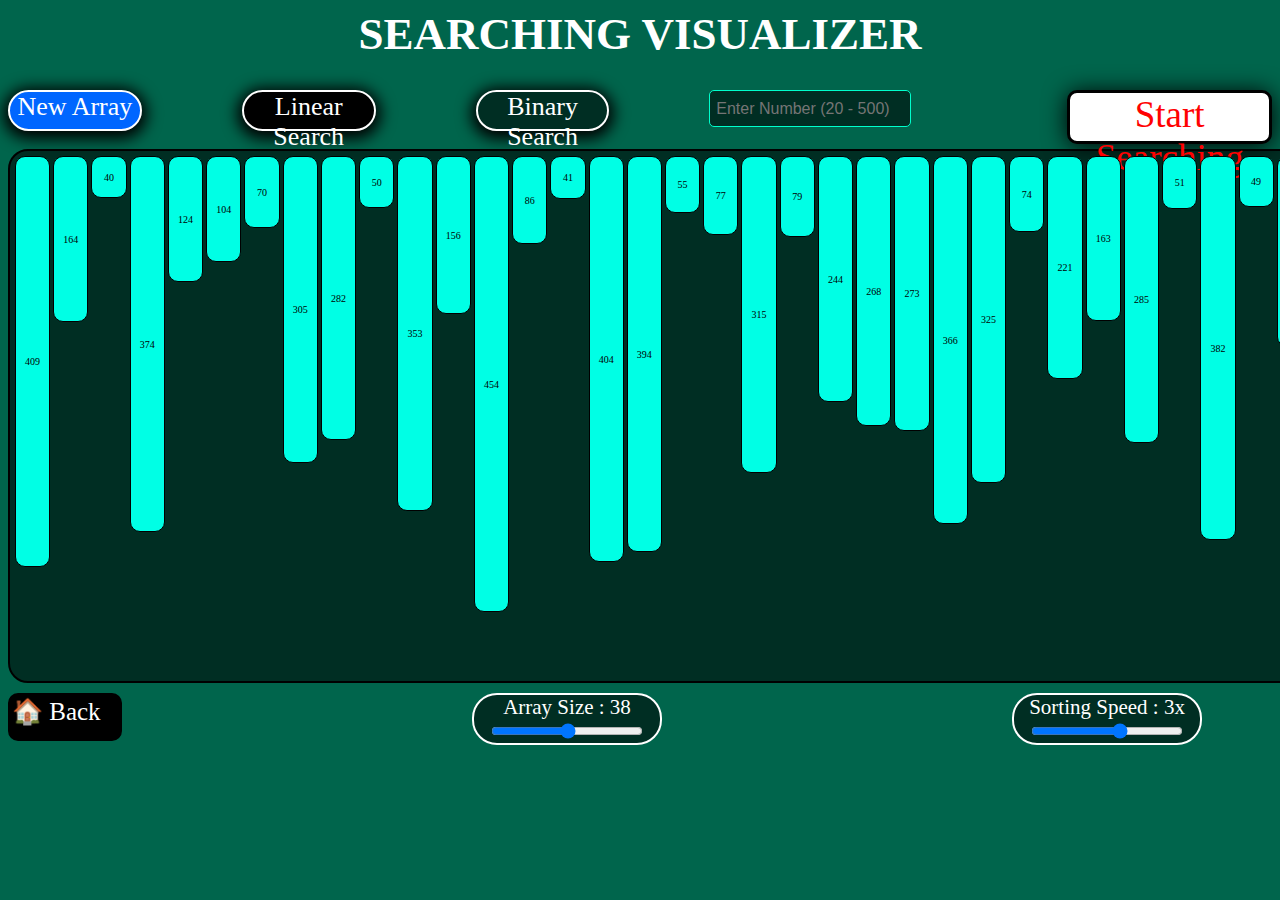
<file: SearchingVisualization.html>
<!DOCTYPE html>
<html lang="en">
<head>
    <meta charset="UTF-8">
    <meta name="viewport" content="width=device-width, initial-scale=1.0">
    <title>Searching Visualizer</title>
    <link rel="stylesheet" href="style_sv2.css">
</head>
<body>
    <header>
        <h1>Searching Visualizer</h1>
    </header>
    <div id="nav">
        <div class="button" id="new_array">
            New Array
        </div>

        <div class="button , btn" id="linear_search">
            Linear Search
        </div>
        <div class="button , btn" id="binary_search">
            Binary Search
        </div>

        <div>
            <input type="number" id="input-number" min="20" max="500" placeholder="Enter Number (20 - 500)">
            <div id="msg" style="color: rgb(255, 255, 255);">
            </div>
        </div>
        <!-- ******************************Start Button***************************************** -->
        <div id="start_searching">Start Searching</div>

    </div>

    <!-- ******************************this is the sorting box ***************************************** -->

    <div id="searching_box"></div>

    <!-- ********************************************************************************************* -->


    <!-- ******************************slider************************************* -->

    <div id="bottum">

        <!-- ****************************back button ******************** -->
        <a id="back" href="javascript:history.back()">&#127968; Back</a>

        <div class="slider">
            <label for="array_size">Array Size : <span id="size_set">38</span> </label>
            <input type="range" id="array_size" min="5" max="74">
        </div>

        <div class="slider">
            <label for="speed">Sorting Speed : <span id="speed_set">3</span>x</label>
            <input type="range" name="speed" id="speed" min="1" max="6">
        </div>

    </div>
    <script src="script_sv2.js"></script>
</body>
</html>
</file>
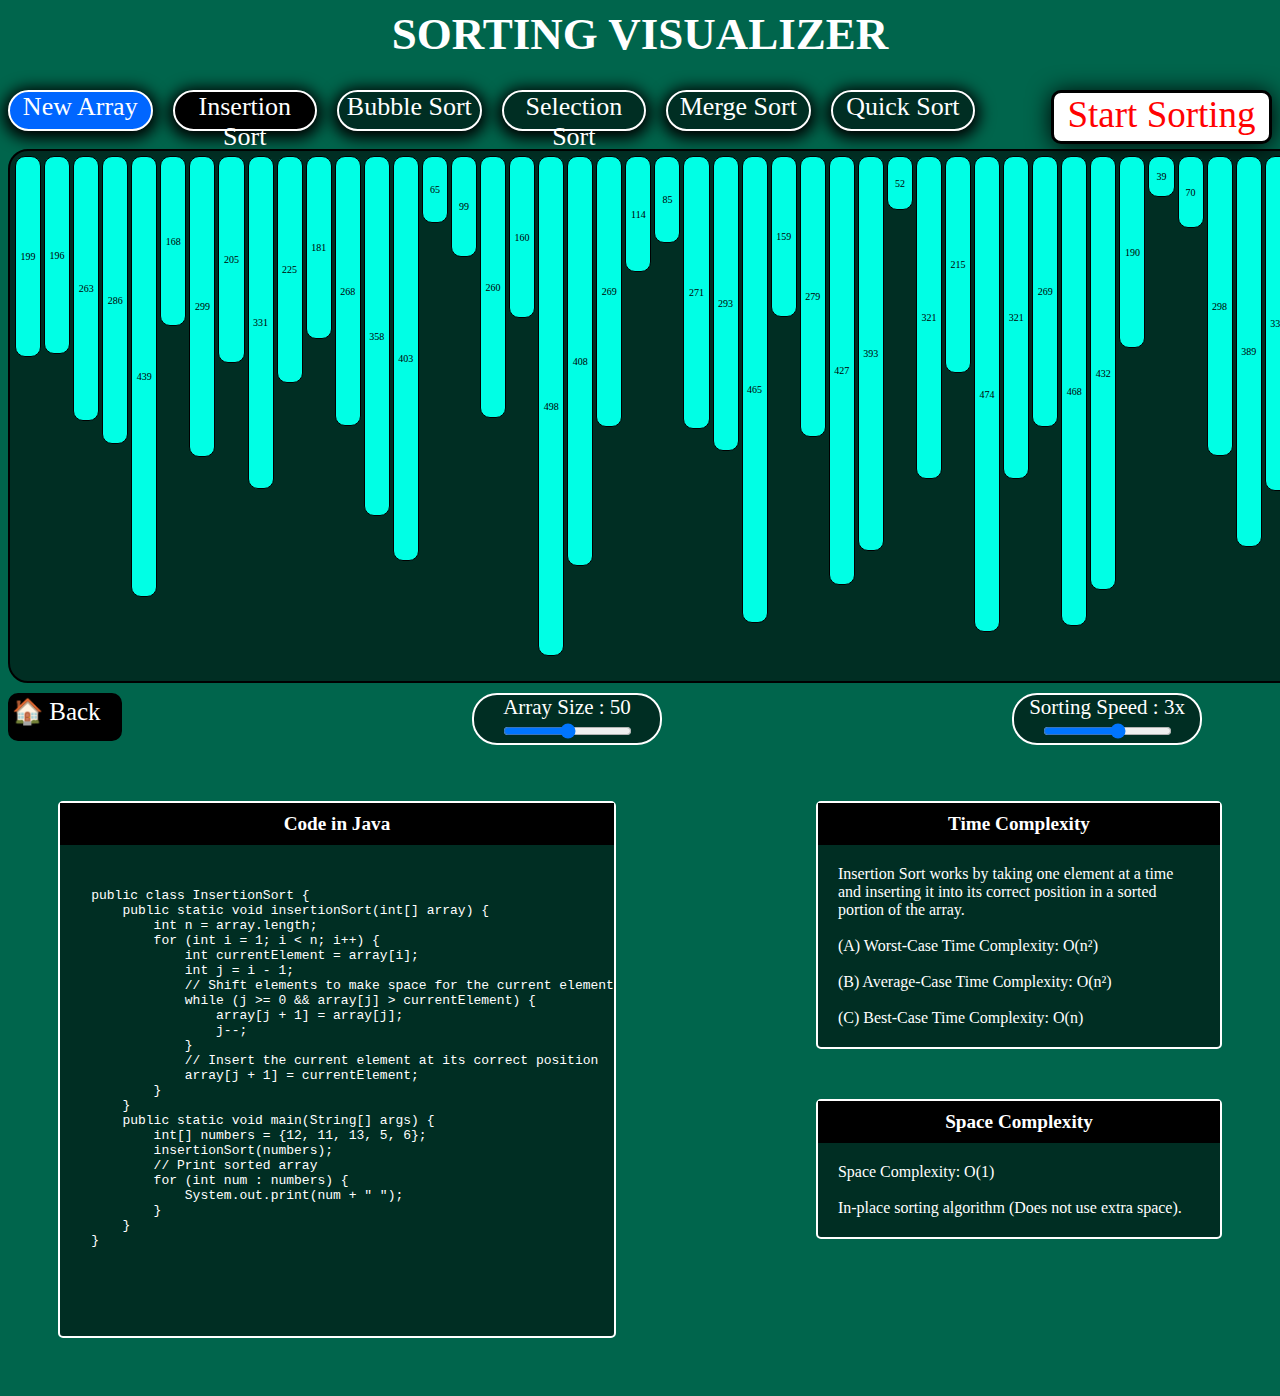
<file: SortingVisualization.html>
<!DOCTYPE html>
<html lang="en">
<head>
    <meta charset="UTF-8">
    <meta name="viewport" content="width=device-width, initial-scale=1.0">
    <title>Sorting Visualizer</title>
    <link rel="stylesheet" href="style_sv.css">
</head>
<body>
    <header>
        <h1>Sorting Visualizer</h1>
    </header>
    <div id="nav">
        <div class="button " id="new_array">
            New Array
        </div>

        <div class="button , btn" id="insertion_sort">
            Insertion Sort
        </div>
        <div class="button , btn" id="bubble_sort">
            Bubble Sort
        </div>
        <div class="button , btn" id="selection_sort">
            Selection Sort
        </div>
        <div class="button , btn" id="merge_sort">
            Merge Sort
        </div>
        <div class="button , btn" id="quick_sort">
            Quick Sort
        </div>

        <!-- ******************************Start Button***************************************** -->
        <div id="start_button">Start Sorting</div>

    </div>

    <!-- ******************************this is the sorting box ***************************************** -->

    <div id="sortingbox"></div>

    <!-- ********************************************************************************************* -->


    <!-- ******************************slider************************************* -->

    <div id="bottum">

        <!-- ****************************back button ******************** -->
        <a id="back" href="javascript:history.back()">&#127968; Back</a>

        <div class="slider">
            <label for="array_size">Array Size : <span id="size_set">50</span> </label>
            <input type="range" id="array_size" min="5" max="100">
        </div>

        <div class="slider">
            <label for="speed">Sorting Speed : <span id="speed_set">3</span>x</label>
            <input type="range" name="speed" id="speed" min="1" max="6">
        </div>

    </div>

    <div id="big-info-box">
        <div id="box1" class="design">
            <h3>Code in Java</h3>
            <div id="sorting-code">
                <pre>
<div id="BubbleSort">
    public class BubbleSort {
        public static void bubbleSort(int[] array) {
            int n = array.length;
            boolean swapped;
            for (int i = 0; i < n - 1; i++) {
                swapped = false;
                // Compare adjacent elements
                for (int j = 0; j < n - i - 1; j++) {
                    if (array[j] > array[j + 1]) {
                        // Swap elements
                        int temp = array[j];
                        array[j] = array[j + 1];
                        array[j + 1] = temp;
                        swapped = true;
                    }
                }
                // If no swapping happened, the array is already sorted
                if (!swapped) break;
            }
        }
        public static void main(String[] args) {
            int[] numbers = {64, 34, 25, 12, 22, 11, 90};
            bubbleSort(numbers);
            // Print sorted array
            for (int num : numbers) {
                System.out.print(num + " ");
            }
        }
    }
</div>
<div id="InsertionSort">
    public class InsertionSort {
        public static void insertionSort(int[] array) {
            int n = array.length;
            for (int i = 1; i < n; i++) {
                int currentElement = array[i];
                int j = i - 1;
                // Shift elements to make space for the current element
                while (j >= 0 && array[j] > currentElement) {
                    array[j + 1] = array[j];
                    j--;
                }
                // Insert the current element at its correct position
                array[j + 1] = currentElement;
            }
        }
        public static void main(String[] args) {
            int[] numbers = {12, 11, 13, 5, 6};
            insertionSort(numbers);
            // Print sorted array
            for (int num : numbers) {
                System.out.print(num + " ");
            }
        }
    }
</div>
<div id="QuickSort">
    public class QuickSort {
        public static void quickSort(int[] array, int left, int right) {
            if (left < right) {
                int pivotIndex = partition(array, left, right);
                quickSort(array, left, pivotIndex - 1);
                quickSort(array, pivotIndex + 1, right);
            }
        }
        private static int partition(int[] array, int left, int right) {
            int pivot = array[right];  // Choosing the last element as pivot
            int partitionIndex = left;  // Position where pivot will be placed
            for (int i = left; i < right; i++) {
                if (array[i] < pivot) {
                    // Swap elements
                    int temp = array[i];
                    array[i] = array[partitionIndex];
                    array[partitionIndex] = temp;
                    partitionIndex++;
                }
            }
            // Swap pivot with the element at partition index
            int temp = array[partitionIndex];
            array[partitionIndex] = array[right];
            array[right] = temp;
            return partitionIndex;
        }
        public static void main(String[] args) {
            int[] numbers = {10, 7, 8, 9, 1, 5};
            quickSort(numbers, 0, numbers.length - 1);
    
            // Print sorted array
            for (int num : numbers) {
                System.out.print(num + " ");
            }
        }
    }    
</div>
<div id="MergeSort">
    public class MergeSort {
        public static void mergeSort(int[] array, int left, int right) {
            if (left < right) {
                int middle = left + (right - left) / 2;
    
                mergeSort(array, left, middle);
                mergeSort(array, middle + 1, right);
                merge(array, left, middle, right);
            }
        }
        private static void merge(int[] array, int left, int middle, int right) {
            int leftSize = middle - left + 1;
            int rightSize = right - middle;
            int[] leftArray = new int[leftSize];
            int[] rightArray = new int[rightSize];
            // Copy data to temporary arrays
            System.arraycopy(array, left, leftArray, 0, leftSize);
            System.arraycopy(array, middle + 1, rightArray, 0, rightSize);
            int i = 0, j = 0, k = left;
            // Merge the temporary arrays
            while (i < leftSize && j < rightSize) {
                if (leftArray[i] <= rightArray[j]) {
                    array[k++] = leftArray[i++];
                } else {
                    array[k++] = rightArray[j++];
                }
            }
            // Copy remaining elements
            while (i < leftSize) {
                array[k++] = leftArray[i++];
            }
            while (j < rightSize) {
                array[k++] = rightArray[j++];
            }
        }
        public static void main(String[] args) {
            int[] numbers = {38, 27, 43, 3, 9, 82, 10};
            mergeSort(numbers, 0, numbers.length - 1);
            // Print sorted array
            for (int num : numbers) {
                System.out.print(num + " ");
            }
        }
    }    
</div>
<div id="SelectionSort">
    public class SelectionSort {
        public static void selectionSort(int[] array) {
            int n = array.length;
            for (int i = 0; i < n - 1; i++) {
                int minIndex = i;
                // Find the minimum element in the unsorted part
                for (int j = i + 1; j < n; j++) {
                    if (array[j] < array[minIndex]) {
                        minIndex = j;
                    }
                }
                // Swap the found minimum element with the first element
                int temp = array[minIndex];
                array[minIndex] = array[i];
                array[i] = temp;
            }
        }
        public static void main(String[] args) {
            int[] numbers = {29, 10, 14, 37, 13};
            selectionSort(numbers);
            // Print sorted array
            for (int num : numbers) {
                System.out.print(num + " ");
            }
        }
    }
</div>
                </pre>
            </div>
        </div>
        <div id="boxes">
            <div id="box2" class="design">
                <h3>Time Complexity</h3>
                <div id="time-complexity">
                    <div id="MergeSort1">
                        Merge Sort is a divide and conquer algorithm that recursively splits an array into two halves, sorts them, and then merges them back together.
                        <br><br>
                        (A) Worst-Case Time Complexity: O(n log n)
                        <br><br>
                        (B) Average-Case Time Complexity: O(n log n)
                        <br><br>
                        (C) Best-Case Time Complexity: O(n log n)
                    </div>
                    <div id="InsertionSort1">
                        Insertion Sort works by taking one element at a time and inserting it into its correct position in a sorted portion of the array.
                        <br><br>
                        (A) Worst-Case Time Complexity: O(n²)
                        <br><br>
                        (B) Average-Case Time Complexity: O(n²)
                        <br><br>
                        (C) Best-Case Time Complexity: O(n)
                    </div>
                    <div id="QuickSort1">
                        Quick Sort is a divide and conquer algorithm that selects a pivot, partitions the array around it, and then recursively sorts the left and right subarrays.
                        <br><br>
                        (A) Worst-Case Time Complexity: O(n²)
                        <br><br>
                        (B) Average-Case Time Complexity: O(n log n)
                        <br><br>
                        (C) Best-Case Time Complexity: O(n log n)
                    </div>
                    <div id="SelectionSort1">
                        Selection Sort is a simple comparison-based sorting algorithm that repeatedly selects the smallest (or largest) element from the unsorted part and swaps it with the first unsorted element.
                        <br><br>
                        (A) Worst-Case Time Complexity: O(n²)
                        <br><br>
                        (B) Average-Case Time Complexity: O(n²)
                        <br><br>
                        (C) Best-Case Time Complexity: O(n²)
                    </div>
                    <div id="BubbleSort1">
                        Bubble Sort is a simple comparison-based sorting algorithm that repeatedly swaps adjacent elements if they are in the wrong order. It continues this process until the array is sorted.
                        <br><br>
                        (A) Worst-Case Time Complexity: O(n²)
                        <br><br>
                        (B) Average-Case Time Complexity: O(n²)
                        <br><br>
                        (C) Best-Case Time Complexity: O(n)
                    </div>

                </div>
            </div>
            <div id="box3" class="design">
                <h3>Space Complexity</h3>
                <div id="space-complexity">
                    <div id="MergeSort2">
                        Space Complexity: O(n)
                        <br>
                        <br>
                        Uses extra space to store the left and right halves before merging.
                        <br><br>
                        Requires O(n) additional space, unlike Quick Sort (O(log n)).
                    </div>
                    <div id="InsertionSort2">
                        Space Complexity: O(1)
                        <br><br>
                        In-place sorting algorithm (Does not use extra space).
                    </div>
                    <div id="QuickSort2">
                        Space Complexity: O(log n) (Best Case) & O(n) (Worst Case)
                        <br><br>
                        Uses O(log n) extra space for recursion calls in the best case.
                        <br><br>
                        O(n) space in the worst case due to unbalanced partitions.
                    </div>
                    <div id="SelectionSort2">
                        Space Complexity: O(1)
                        <br><br>
                        In-place sorting (does not use extra memory).
                    </div>
                    <div id="BubbleSort2">
                        Space Complexity: O(1)
                        <br><br>
                        In-place sorting algorithm (does not use extra memory).
                    </div>
                </div>
            </div>
        </div>
    </div>


    <script src="script_sv.js"></script>
</body>
</html>
</file>
<file: style_sv2.css>
body {
    background-color: rgb(0, 101, 76);
}
h1 {
    color: white;
    text-align: center;
    text-transform: uppercase;
    font-family: Georgia;
    font-size: 45px;
    margin-top: 0px;
}
#nav {
    /* background-color: aqua; */
    display: flex;
    gap: 100px;
}
#start_searching {
    background-color: white;
    margin-left: 56px;
    color: #ff0202;
    border: 3px solid black;
    border-radius: 10px;
    font-size: 37px;
    width: 260px;
    height: 48px;
    box-shadow: 0px 2px 23px 0px black;
    text-align: center;
    transition: transform 0.1s ease;
}
#start_searching:hover{
    transform: scale(1.1);
    background-color: #ff0202;
    color: white;
    
}
#searching_box {
    display: flex;
    gap: 3px;
    padding: 5px;
    height: 520px;
    width: 1450px;
    background-color: #002e23;
    border: 2px solid;
    border-radius: 20px;
    margin: auto;
    margin-top: 5px;

}
#back {
    background-color: #000000;
    border: 4px solid black;
    border-radius: 10px;
    color: white;
    height: 40px;
    font-size: 25px;
    text-decoration: none;
    margin-bottom: 10px;
    width: 106px;
    transition: transform 0.1s ease;
}
#back:hover{
    transform: scale(1.1);
}
.button {
    color: white;
    text-align: center;
    background-color: #002e23;
    height: 37px;
    width: 170px;
    font-size: 26px;
    border: 2px solid #ffffff;
    border-radius: 25px;
    box-shadow: 0px 3px 15px 5px black;
    transition: transform 0.1s ease;
}

.button:hover{
    transform: scale(1.2);
    background-color: black;
}


#bottum{
    display: flex;
    gap: 350px;
    margin-top: 10px;
 }
 .slider{
     text-align: center;
     background-color: #002e23;
     height: 48px;
     width: 186px;
     font-size: 21px;
     border: 2px solid #ffffff;
     border-radius: 25px;
     color: white
 }
 
 #new_array{
     background-color: rgb(0, 102, 255);
     color: white;
 }
 
 #new_array:active{
    background-color: white;
    color: rgb(0, 102, 255);
 }
 
 input {
    width: 150px;
    padding: 0px;
    font-size: 16px;
    background-color: #002e23;
    color: white;
    border: 1px solid #00ffcc;
    border-radius: 5px;
    outline: none;
    text-align: center;
}

#input-number{
    width: 200px;
    height: 35px;
    padding: 0px;
    font-size: 16px;
    background-color: #002e23;
    color: white;
    border: 1px solid #00ffcc;
    border-radius: 5px;
    outline: none;
    text-align: center;
}
</file>
<file: style_sv.css>
body {
    background-color: rgb(0, 101, 76);
    /* padding: 0px; */
}
h1 {
    color: white;
    text-align: center;
    text-transform: uppercase;
    font-family: Georgia;
    font-size: 45px;
    margin-top: 0px;
}
#nav {
    /* background-color: aqua; */
    display: flex;
    gap: 20px;
}
#start_button {
    background-color: white;
    margin-left: 56px;
    color: #ff0202;
    border: 3px solid black;
    border-radius: 10px;
    font-size: 37px;
    width: 260px;
    height: 48px;
    box-shadow: 0px 2px 23px 0px black;
    text-align: center;
    transition: transform 0.1s ease;
}
#start_button:hover{
    transform: scale(1.1);
    background-color: #ff0202;
    color: white;
    
}
#sortingbox {
    display: flex;
    gap: 3px;
    padding: 5px;
    height: 520px;
    width: 1450px;
    background-color: #002e23;
    border: 2px solid;
    border-radius: 20px;
    margin: auto;
    margin-top: 5px;

}
#back {
    background-color: #000000;
    border: 4px solid black;
    border-radius: 10px;
    color: white;
    height: 40px;
    font-size: 25px;
    text-decoration: none;
    margin-bottom: 10px;
    width: 106px;
    transition: transform 0.1s ease;
}
#back:hover{
    transform: scale(1.1);
}
.button {
    color: white;
    text-align: center;
    background-color: #002e23;
    height: 37px;
    width: 170px;
    font-size: 26px;
    border: 2px solid #ffffff;
    border-radius: 25px;
    box-shadow: 0px 3px 15px 5px black;
    transition: transform 0.1s ease;
}

.button:hover{
    transform: scale(1.2);
    background-color: black;
}

#insertion_sort:active{
    background-color: white;
}
#selection_sort:active{
    background-color: white;
}
#bubble_sort:active{
    background-color: white;
}
#quick_sort:active{
    background-color: white;
}
#merge_sort:active{
    background-color: white;
}

#bottum{
   display: flex;
   gap: 350px;
   margin-top: 10px;
}
.slider{
    text-align: center;
    background-color: #002e23;
    height: 48px;
    width: 186px;
    font-size: 21px;
    border: 2px solid #ffffff;
    border-radius: 25px;
    color: white
}

#new_array{
    background-color: rgb(0, 102, 255);
    color: white;
}

#new_array:active{
   background-color: white;
   color: rgb(0, 102, 255);
}

#big-info-box{
    display: flex;
    gap: 100px;
}
#sorting-code{
    margin: 0px;
    padding: 0px;
}

#boxes{
    width: 50%;
    margin: 50px;
    padding: 0px;
}
.design h3{
    margin: 0px;
    padding: 10px;
    color: white;
    font-size: larger;
    text-align: center;
    background-color: black;
}
.design{
    margin: 0px;
    padding: 0px;
    background-color: #002e23;
    color: white;
    border: 2px solid white;
    border-radius: 5px;
}

#time-complexity{
    padding: 20px;
}

#space-complexity{
    padding: 20px;
}
#box1{
    width: 50%;
    margin: 50px;
    padding: 0px;
}
#box2{
    margin-bottom: 50px;
}
#box3{
    margin-top: 50px;
}
</file>
